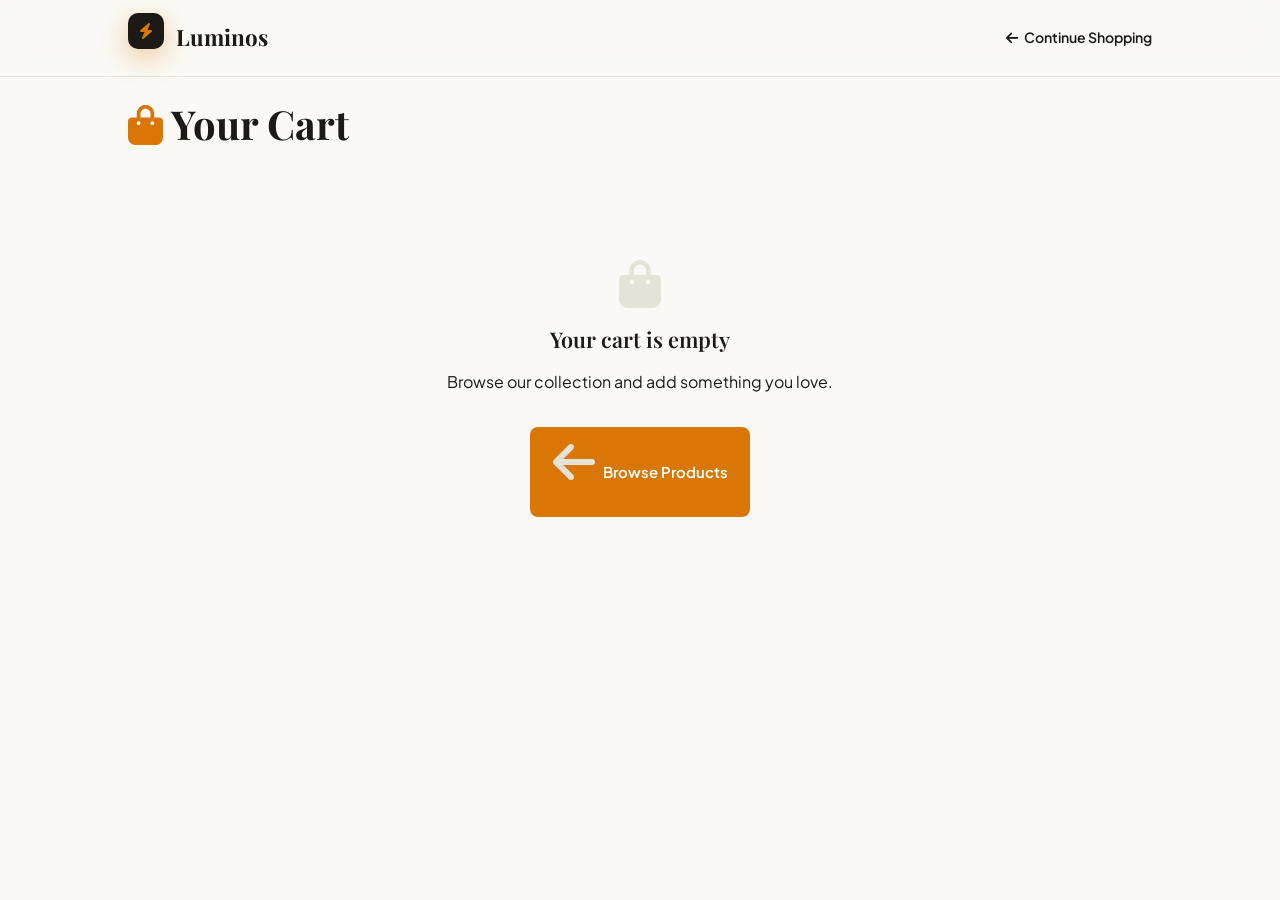
<file: src/cart.html>
<!DOCTYPE html>
<html lang="en">
<head>
  <meta charset="UTF-8">
  <meta name="viewport" content="width=device-width, initial-scale=1.0">
  <title>Luminos — Your Cart</title>
  <link rel="icon" type="image/png" href="assets/favicon.png">
  <link rel="preconnect" href="https://fonts.googleapis.com">
  <link rel="preconnect" href="https://fonts.gstatic.com" crossorigin>
  <link href="https://fonts.googleapis.com/css2?family=Plus+Jakarta+Sans:wght@400;500;600;700;800&family=Playfair+Display:wght@700;800&display=swap" rel="stylesheet">
  <link rel="stylesheet" href="https://cdnjs.cloudflare.com/ajax/libs/font-awesome/6.5.0/css/all.min.css">
  <link rel="stylesheet" href="css/auth.css">
  <link rel="stylesheet" href="css/shop.css">
  <script defer src="https://cdn.vercel-insights.com/v1/script.js"></script>
  <style>
    body { background: var(--bg); }
    nav {
      position: fixed; top: 0; width: 100%;
      padding: 0.8rem 10%;
      display: flex; justify-content: space-between; align-items: center;
      background: rgba(250,249,245,0.85);
      backdrop-filter: blur(12px);
      border-bottom: 1px solid var(--border);
      z-index: 1000;
    }
    .nav-brand {
      display: flex; align-items: center; gap: 0.75rem;
      font-family: var(--font-display); font-size: 1.4rem; font-weight: 700;
      text-decoration: none; color: var(--text);
    }
    .lum-brand-icon { background: var(--text) !important; width:36px; height:36px; border-radius:10px; display:flex; align-items:center; justify-content:center; }
    .lum-brand-icon i { color: var(--accent); font-size: 1rem; }
    .nav-right { display: flex; gap: 1rem; align-items: center; }
    .nav-back { font-size: 0.88rem; color: var(--text-muted); font-weight: 600; text-decoration: none; display: flex; align-items: center; gap: 0.4rem; }
    .nav-back:hover { color: var(--accent); }
  </style>
</head>
<body>

  <nav>
    <a href="../index.html" class="nav-brand">
      <div class="brand-icon lum-brand-icon"><i class="fa-solid fa-bolt"></i></div>
      Luminos
    </a>
    <div class="nav-right">
      <a href="../index.html#products" class="nav-back"><i class="fa-solid fa-arrow-left"></i> Continue Shopping</a>
    </div>
  </nav>

  <div class="cart-page">
    <h1><i class="fa-solid fa-bag-shopping" style="color:var(--accent);margin-right:0.5rem;"></i>Your Cart</h1>
    <div id="cart-content"></div>
  </div>

  <script src="js/auth-local.js"></script>
  <script>
    // Cart storage (standalone, no import)
    const CART_KEY = 'luminos_cart';
    function getItems() { return JSON.parse(localStorage.getItem(CART_KEY) || '[]'); }
    function saveItems(items) { localStorage.setItem(CART_KEY, JSON.stringify(items)); renderCart(); }
    function removeItem(id) { saveItems(getItems().filter(i => i.id !== id)); }
    function updateQty(id, qty) {
      const items = getItems();
      const item = items.find(i => i.id === id);
      if (!item) return;
      if (qty <= 0) { removeItem(id); return; }
      item.qty = qty;
      saveItems(items);
    }
    function getTotal() { return getItems().reduce((s, i) => s + i.price * i.qty, 0); }
    function getCount() { return getItems().reduce((s, i) => s + i.qty, 0); }

    function handleCheckout() {
      if (!Auth.isLoggedIn()) {
        sessionStorage.setItem('luminos_redirect_after_login', window.location.href);
        window.location.href = 'login.html';
        return;
      }
      // Demo: show success message
      alert('🎉 Order placed! (Demo — no real payment processed)\n\nThank you for shopping with Luminos!');
      localStorage.removeItem(CART_KEY);
      renderCart();
    }

    function renderCart() {
      const items = getItems();
      const container = document.getElementById('cart-content');
      if (items.length === 0) {
        container.innerHTML = `
          <div class="cart-empty">
            <i class="fa-solid fa-bag-shopping"></i>
            <h2>Your cart is empty</h2>
            <p>Browse our collection and add something you love.</p>
            <a href="../index.html#products" class="btn-primary" style="display:inline-flex;align-items:center;gap:0.5rem;text-decoration:none;">
              <i class="fa-solid fa-arrow-left"></i> Browse Products
            </a>
          </div>`;
        return;
      }

      const shipping = getTotal() >= 50 ? 0 : 5.99;
      const tax = getTotal() * 0.08;

      container.innerHTML = `
        <div class="cart-layout">
          <div class="cart-items-list">
            ${items.map(item => `
              <div class="cart-item">
                <div class="cart-item-emoji">${item.emoji}</div>
                <div class="cart-item-info">
                  <div class="cart-item-category">${item.category}</div>
                  <div class="cart-item-name">${item.name}</div>
                  <div class="cart-item-price">$${item.price.toFixed(2)} each</div>
                </div>
                <div class="cart-qty-ctrl">
                  <button class="cart-qty-btn" onclick="updateQty('${item.id}', ${item.qty - 1})">−</button>
                  <span class="cart-qty-val">${item.qty}</span>
                  <button class="cart-qty-btn" onclick="updateQty('${item.id}', ${item.qty + 1})">+</button>
                </div>
                <div style="font-weight:700;min-width:60px;text-align:right;">$${(item.price * item.qty).toFixed(2)}</div>
                <button class="cart-remove-btn" onclick="removeItem('${item.id}')" title="Remove">
                  <i class="fa-solid fa-trash"></i>
                </button>
              </div>
            `).join('')}
          </div>

          <div class="order-summary">
            <h2>Order Summary</h2>
            <div class="summary-row"><span>Subtotal (${getCount()} items)</span><span>$${getTotal().toFixed(2)}</span></div>
            <div class="summary-row"><span>Shipping</span><span>${shipping === 0 ? '<span style="color:#059669;font-weight:700;">Free</span>' : '$' + shipping.toFixed(2)}</span></div>
            <div class="summary-row"><span>Tax (8%)</span><span>$${tax.toFixed(2)}</span></div>
            <div class="summary-row total"><span>Total</span><span>$${(getTotal() + shipping + tax).toFixed(2)}</span></div>
            ${!Auth.isLoggedIn() ? `<p style="font-size:0.82rem;color:var(--text-muted);margin-top:1rem;text-align:center;"><a href="login.html" style="color:var(--accent);font-weight:600;">Sign in</a> to place your order.</p>` : ''}
            <button class="btn-checkout" onclick="handleCheckout()">
              <i class="fa-solid fa-credit-card"></i>
              ${Auth.isLoggedIn() ? 'Place Order' : 'Sign In to Checkout'}
            </button>
            ${shipping > 0 ? `<p style="font-size:0.78rem;color:var(--text-muted);text-align:center;margin-top:0.8rem;">Add $${(50 - getTotal()).toFixed(2)} more for free shipping!</p>` : ''}
          </div>
        </div>`;
    }

    renderCart();
  </script>
</body>
</html>
</file>
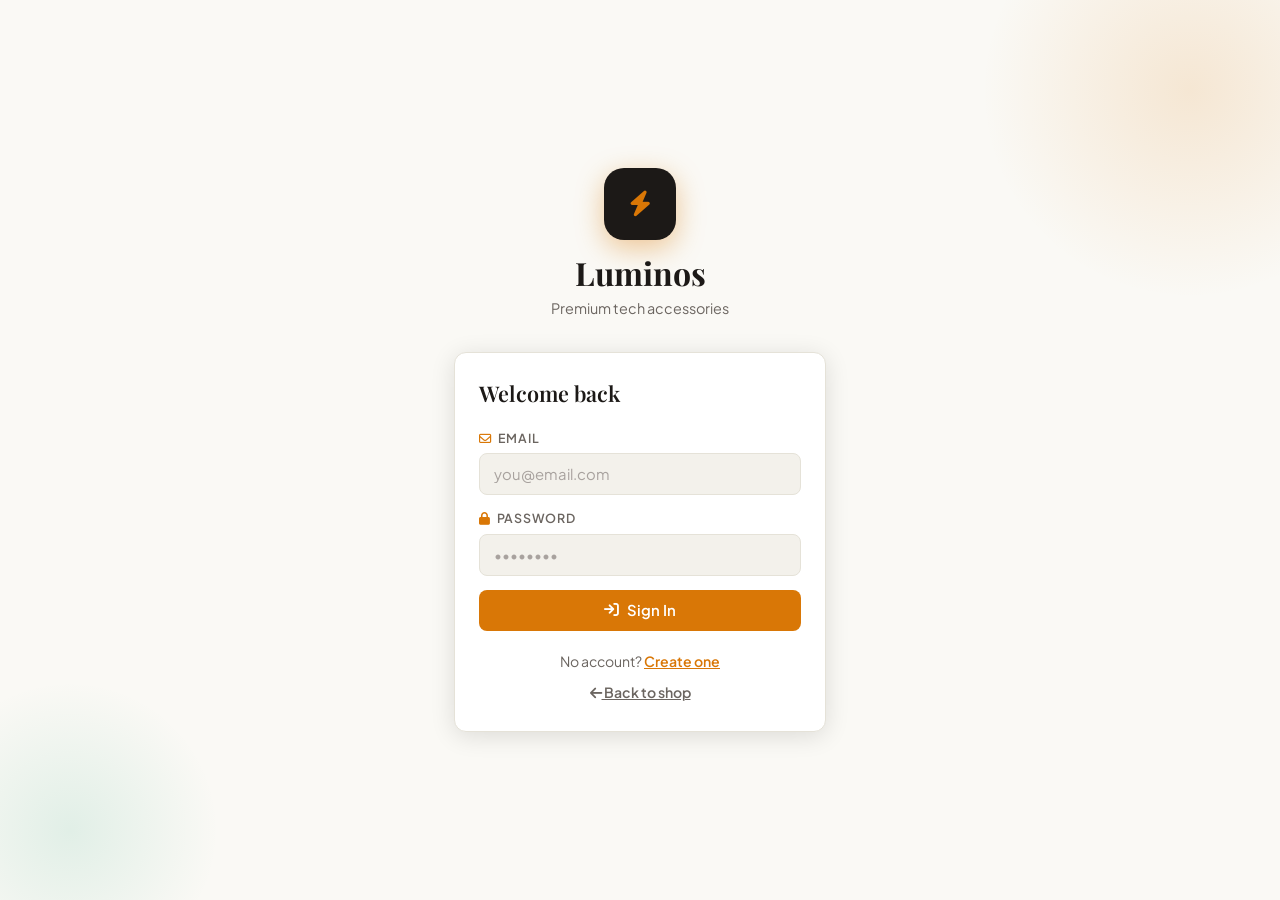
<file: src/login.html>
<!DOCTYPE html>
<html lang="en">
<head>
  <meta charset="UTF-8">
  <meta name="viewport" content="width=device-width, initial-scale=1.0">
  <title>Luminos — Sign In</title>
  <link rel="icon" type="image/png" href="assets/favicon.png">
  <link rel="preconnect" href="https://fonts.googleapis.com">
  <link rel="preconnect" href="https://fonts.gstatic.com" crossorigin>
  <link href="https://fonts.googleapis.com/css2?family=Plus+Jakarta+Sans:wght@300;400;500;600;700&family=Playfair+Display:wght@500;600;700&display=swap" rel="stylesheet">
  <link rel="stylesheet" href="https://cdnjs.cloudflare.com/ajax/libs/font-awesome/6.5.0/css/all.min.css">
  <link rel="stylesheet" href="css/auth.css">
  <script defer src="https://cdn.vercel-insights.com/v1/script.js"></script>
  <style>
    .auth-brand p { color: var(--text-2); }
    .lum-brand-icon { background: var(--text) !important; display:flex; align-items:center; justify-content:center; }
    .lum-brand-icon i { color: var(--accent); font-size: 1.6rem; }
  </style>
</head>
<body>
  <div class="auth-page">
    <div class="auth-blob auth-blob-1"></div>
    <div class="auth-blob auth-blob-2"></div>
    <div class="auth-wrap">

      <div class="auth-brand">
        <div class="brand-icon lum-brand-icon"><i class="fa-solid fa-bolt"></i></div>
        <h1>Luminos</h1>
        <p>Premium tech accessories</p>
      </div>

      <div class="auth-card" id="login-card">
        <h2>Welcome back</h2>
        <div class="form-group">
          <label for="login-email"><i class="fa-regular fa-envelope"></i> Email</label>
          <input type="email" id="login-email" placeholder="you@email.com" autocomplete="email">
        </div>
        <div class="form-group">
          <label for="login-password"><i class="fa-solid fa-lock"></i> Password</label>
          <input type="password" id="login-password" placeholder="••••••••" autocomplete="current-password">
        </div>
        <div id="login-error" class="error-msg hidden"></div>
        <button class="btn-primary full-width" onclick="handleLogin()">
          <i class="fa-solid fa-arrow-right-to-bracket"></i> Sign In
        </button>
        <p class="auth-switch">No account? <a href="signup.html">Create one</a></p>
        <p class="auth-switch" style="margin-top:0.5rem;"><a href="../index.html" style="color:var(--text-2);"><i class="fa-solid fa-arrow-left"></i> Back to shop</a></p>
      </div>

    </div>
  </div>

  <script src="js/auth-local.js"></script>
  <script>
    // Redirect if already logged in
    if (Auth.isLoggedIn()) {
      const redirect = sessionStorage.getItem('luminos_redirect_after_login');
      window.location.href = redirect || '../index.html';
    }

    function showError(id, msg) {
      const el = document.getElementById(id);
      el.textContent = msg; el.classList.remove('hidden');
    }
    function clearError(id) {
      const el = document.getElementById(id);
      el.textContent = ''; el.classList.add('hidden');
    }

    function handleLogin() {
      clearError('login-error');
      const email = document.getElementById('login-email').value.trim();
      const pw = document.getElementById('login-password').value;
      if (!email || !pw) { showError('login-error', 'Please fill in all fields.'); return; }
      const result = Auth.login(email, pw);
      if (result.error) { showError('login-error', result.error); return; }
      // Redirect back to intended page if set
      const redirect = sessionStorage.getItem('luminos_redirect_after_login');
      sessionStorage.removeItem('luminos_redirect_after_login');
      window.location.href = redirect || '../index.html';
    }

    document.addEventListener('keydown', e => {
      if (e.key === 'Enter') handleLogin();
    });
  </script>
</body>
</html>
</file>
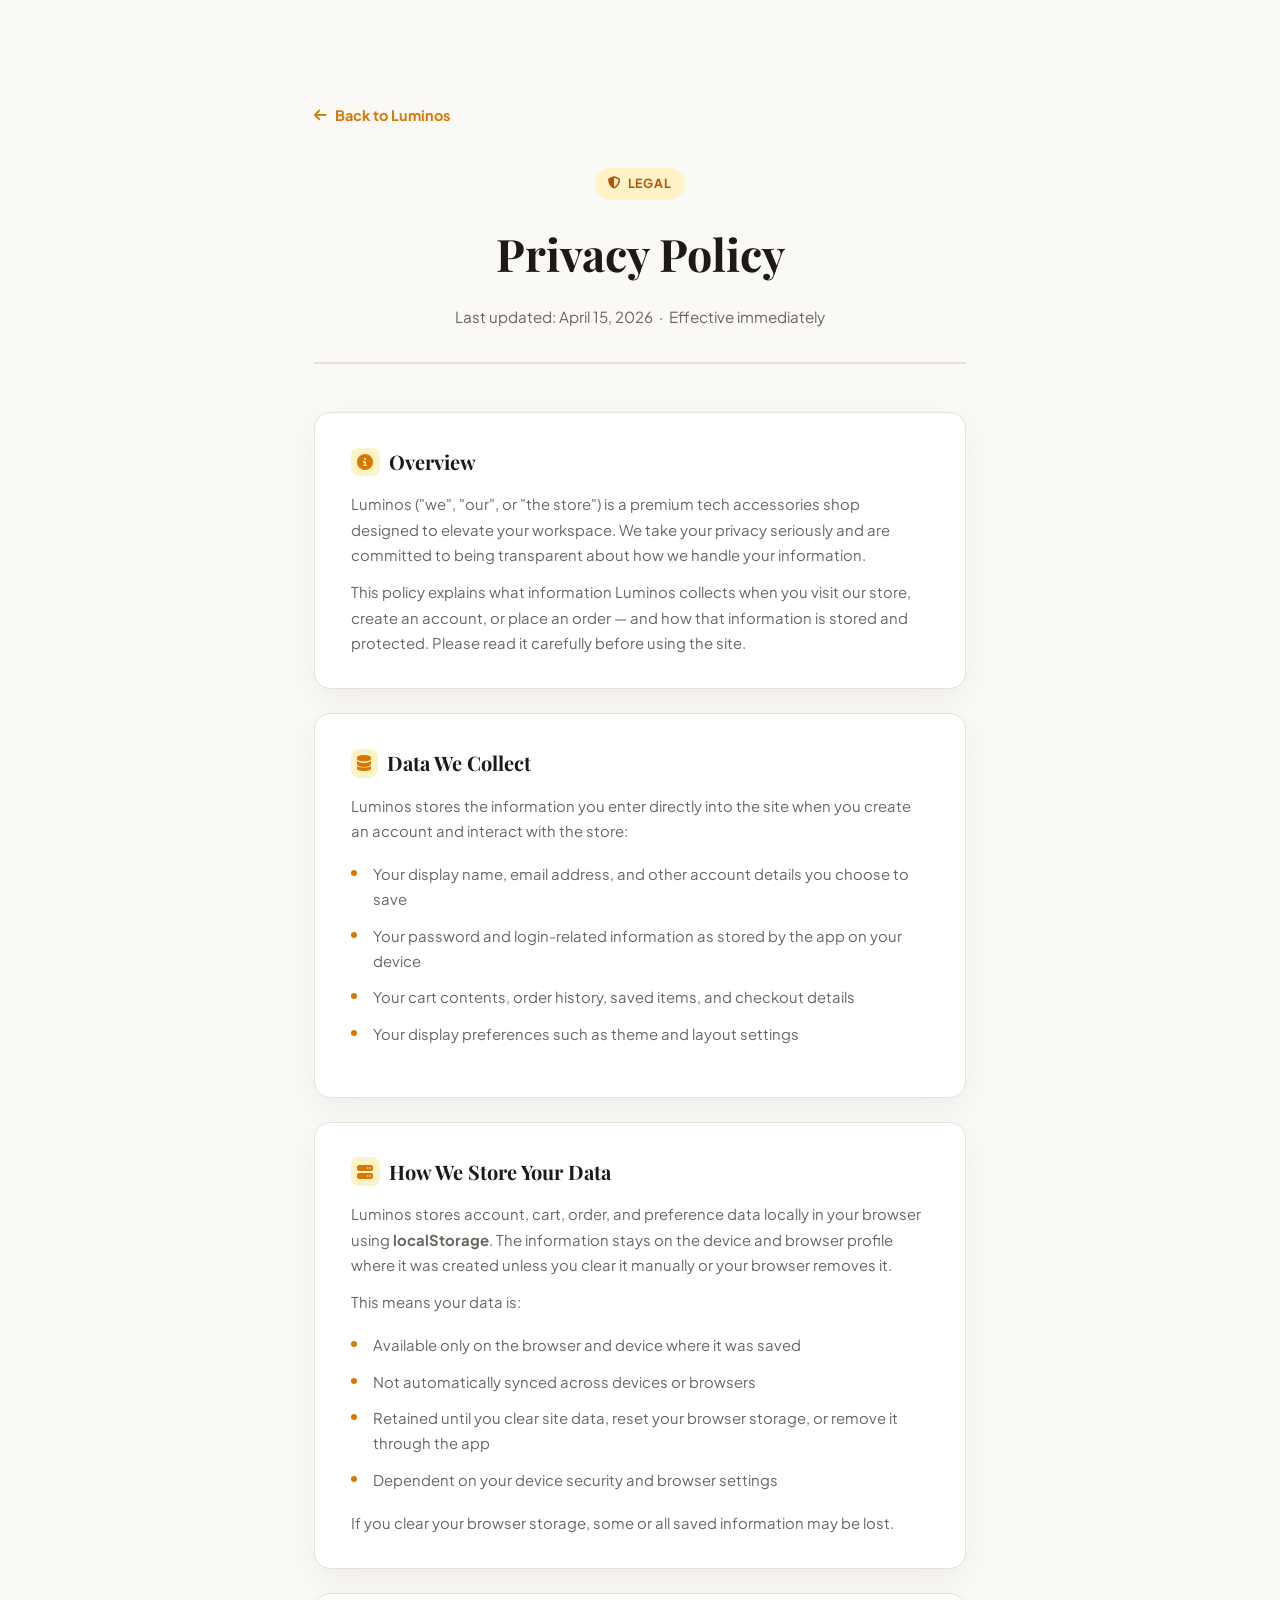
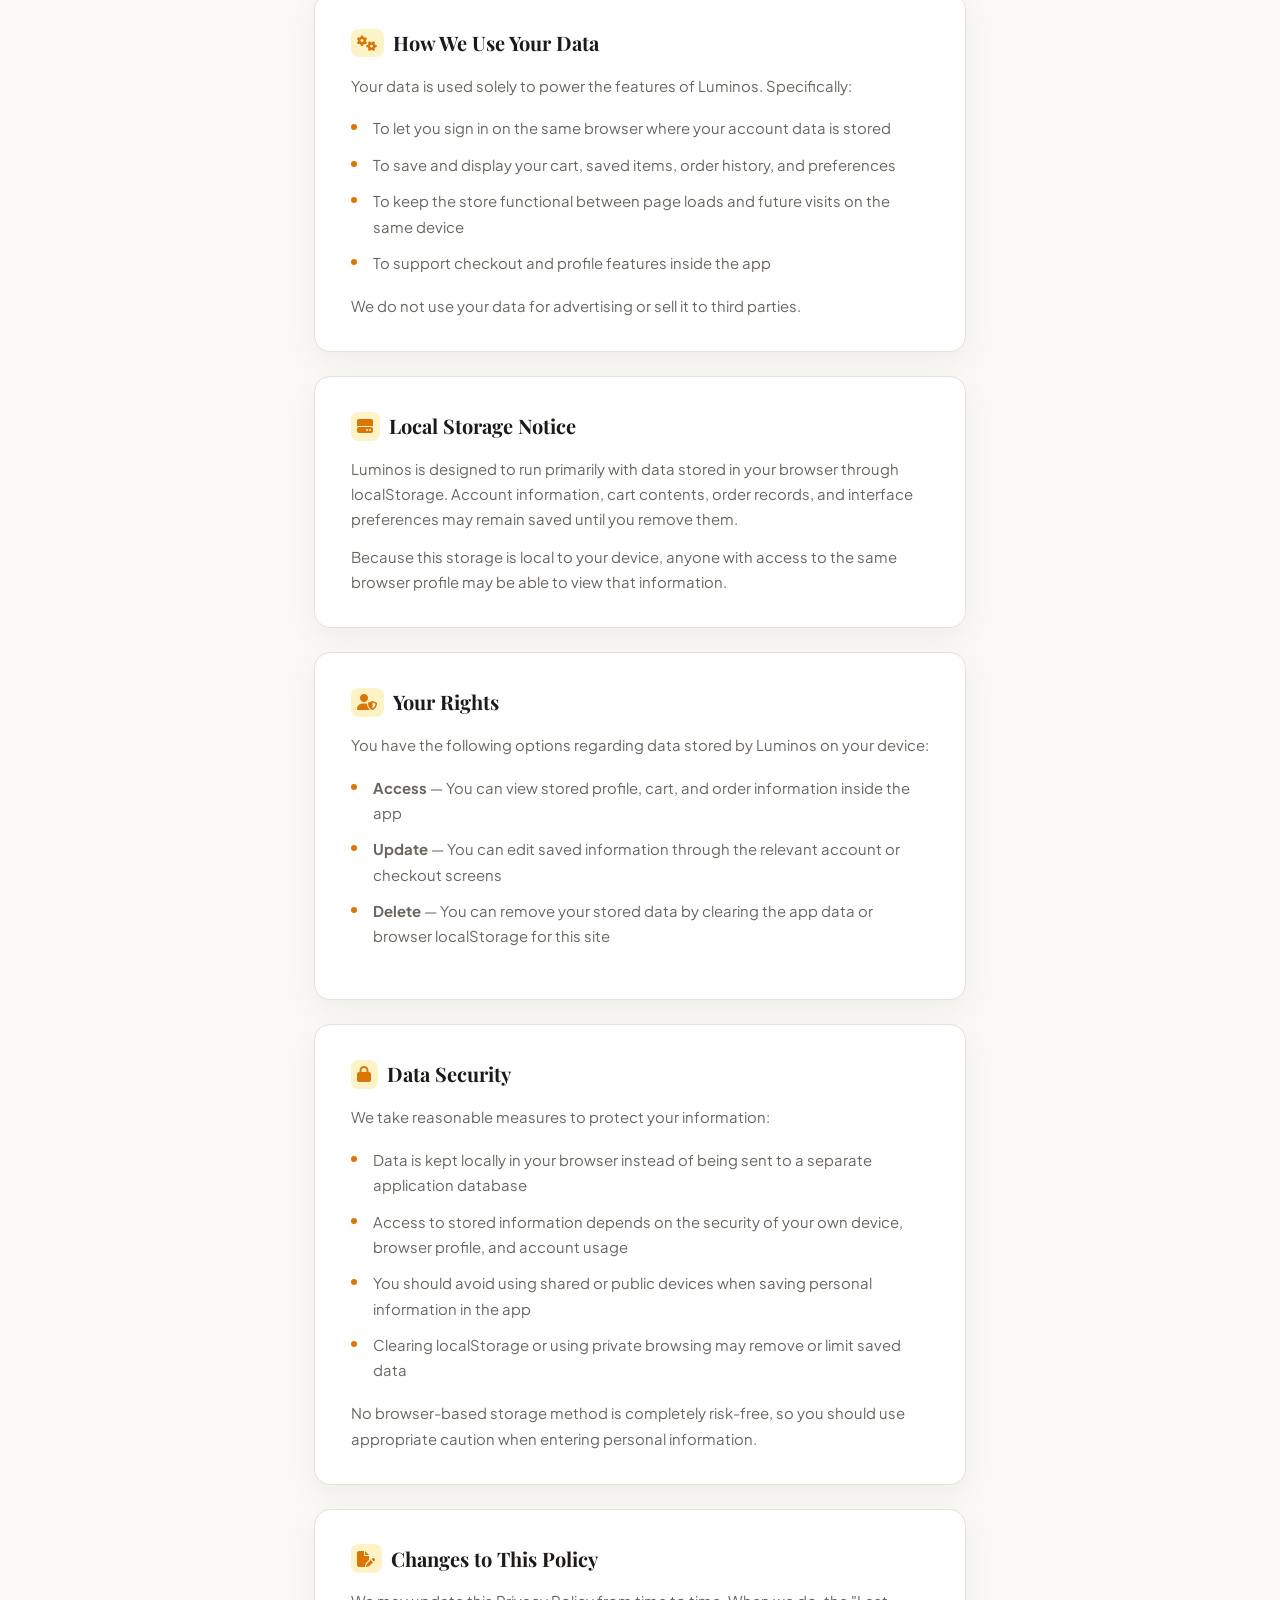
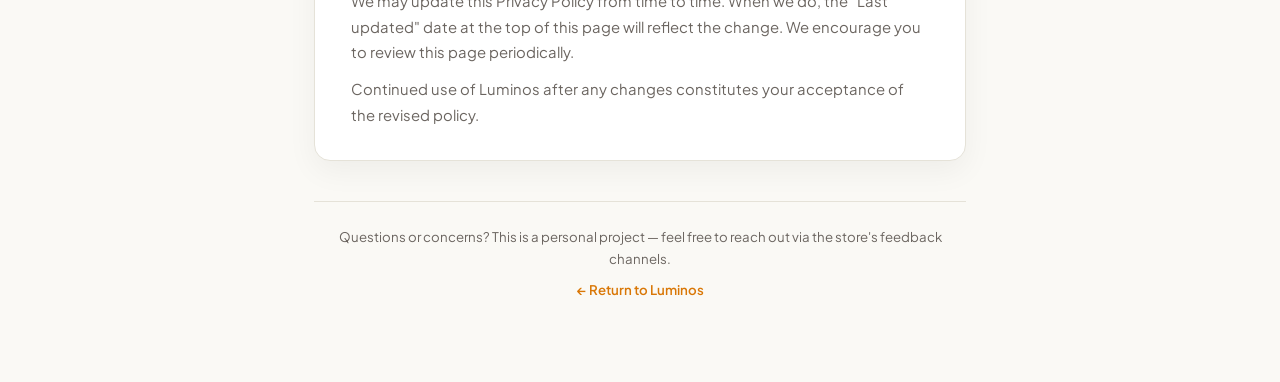
<file: src/privacypolicy.html>
<!DOCTYPE html>
<html lang="en">
<head>
  <meta charset="UTF-8" />
  <meta name="viewport" content="width=device-width, initial-scale=1.0" />
  <title>Privacy Policy — Luminos</title>
  <link rel="icon" type="image/png" href="assets/favicon.png" />
  <link rel="preconnect" href="https://fonts.googleapis.com" />
  <link rel="preconnect" href="https://fonts.gstatic.com" crossorigin />
  <link href="https://fonts.googleapis.com/css2?family=Plus+Jakarta+Sans:wght@400;500;600;700;800&family=Playfair+Display:wght@500;600;700&display=swap" rel="stylesheet" />
  <link rel="stylesheet" href="https://cdnjs.cloudflare.com/ajax/libs/font-awesome/6.5.0/css/all.min.css" />
  <script defer src="https://cdn.vercel-insights.com/v1/script.js"></script>
  <style>
    :root {
      --bg: #FAF9F5;
      --accent: #D97706;
      --accent-dk: #B45309;
      --accent-lt: #FEF3C7;
      --text: #1C1917;
      --text-muted: #6B6560;
      --border: #E5E2D8;
      --font-body: 'Plus Jakarta Sans', system-ui, sans-serif;
      --font-display: 'Playfair Display', Georgia, serif;
      --shadow: 0 10px 30px rgba(0,0,0,0.05);
      --transition: all 0.3s cubic-bezier(0.4, 0, 0.2, 1);
    }
    * { margin: 0; padding: 0; box-sizing: border-box; }
    body { font-family: var(--font-body); background-color: var(--bg); color: var(--text); line-height: 1.7; }
    .container { max-width: 780px; margin: 100px auto 80px; padding: 0 5%; }
    .back-btn { display: inline-flex; align-items: center; gap: 0.5rem; color: var(--accent); font-weight: 700; margin-bottom: 2.5rem; text-decoration: none; font-size: 0.9rem; transition: var(--transition); }
    .back-btn:hover { transform: translateX(-5px); }
    .page-header { text-align: center; margin-bottom: 3rem; padding-bottom: 2rem; border-bottom: 2px solid var(--border); }
    .page-header .badge { display: inline-flex; align-items: center; gap: 0.4rem; background: var(--accent-lt); color: var(--accent-dk); font-size: 0.78rem; font-weight: 700; padding: 0.35rem 0.85rem; border-radius: 999px; letter-spacing: 0.05rem; text-transform: uppercase; margin-bottom: 1rem; }
    .page-header h1 { font-family: var(--font-display); font-size: 2.8rem; color: var(--text); margin-bottom: 0.75rem; }
    .page-header p { color: var(--text-muted); font-size: 0.95rem; }
    .policy-section { background: #fff; border: 1px solid var(--border); border-radius: 16px; padding: 2rem 2.25rem; margin-bottom: 1.5rem; box-shadow: var(--shadow); animation: fadeInUp 0.6s ease backwards; }
    .policy-section h2 { font-family: var(--font-display); font-size: 1.25rem; color: var(--text); margin-bottom: 0.85rem; display: flex; align-items: center; gap: 0.6rem; }
    .policy-section h2 i { color: var(--accent); font-size: 1rem; background: var(--accent-lt); padding: 0.4rem; border-radius: 8px; }
    .policy-section p { color: var(--text-muted); font-size: 0.93rem; margin-bottom: 0.75rem; }
    .policy-section p:last-child { margin-bottom: 0; }
    .policy-section ul { list-style: none; padding: 0; margin: 0.5rem 0 0.75rem; }
    .policy-section ul li { color: var(--text-muted); font-size: 0.93rem; padding: 0.35rem 0; padding-left: 1.4rem; position: relative; }
    .policy-section ul li::before { content: ''; position: absolute; left: 0; top: 0.85rem; width: 6px; height: 6px; background: var(--accent); border-radius: 50%; }
    .policy-footer { text-align: center; margin-top: 2.5rem; padding-top: 1.5rem; border-top: 1px solid var(--border); color: var(--text-muted); font-size: 0.83rem; }
    .policy-footer a { color: var(--accent); font-weight: 600; text-decoration: none; }
    .policy-footer a:hover { text-decoration: underline; }
    @keyframes fadeInUp { from { opacity: 0; transform: translateY(16px); } to { opacity: 1; transform: translateY(0); } }
    .policy-section:nth-child(1) { animation-delay: 0.05s; }
    .policy-section:nth-child(2) { animation-delay: 0.10s; }
    .policy-section:nth-child(3) { animation-delay: 0.15s; }
    .policy-section:nth-child(4) { animation-delay: 0.20s; }
    .policy-section:nth-child(5) { animation-delay: 0.25s; }
    .policy-section:nth-child(6) { animation-delay: 0.30s; }
    .policy-section:nth-child(7) { animation-delay: 0.35s; }
    .policy-section:nth-child(8) { animation-delay: 0.40s; }
    @media (max-width: 600px) { .container { margin-top: 60px; } .page-header h1 { font-size: 2rem; } .policy-section { padding: 1.5rem 1.25rem; } }
  </style>
</head>
<body>

<div class="container">

  <a href="../index.html" class="back-btn">
    <i class="fa-solid fa-arrow-left"></i> Back to Luminos
  </a>

  <div class="page-header">
    <div class="badge"><i class="fa-solid fa-shield-halved"></i> Legal</div>
    <h1>Privacy Policy</h1>
    <p>Last updated: April 15, 2026 &nbsp;·&nbsp; Effective immediately</p>
  </div>

  <!-- 1. Overview -->
  <div class="policy-section">
    <h2><i class="fa-solid fa-circle-info"></i> Overview</h2>
    <p>Luminos ("we", "our", or "the store") is a premium tech accessories shop designed to elevate your workspace. We take your privacy seriously and are committed to being transparent about how we handle your information.</p>
    <p>This policy explains what information Luminos collects when you visit our store, create an account, or place an order — and how that information is stored and protected. Please read it carefully before using the site.</p>
  </div>

  <!-- 2. Data We Collect -->
  <div class="policy-section">
    <h2><i class="fa-solid fa-database"></i> Data We Collect</h2>
    <p>Luminos stores the information you enter directly into the site when you create an account and interact with the store:</p>
    <ul>
      <li>Your display name, email address, and other account details you choose to save</li>
      <li>Your password and login-related information as stored by the app on your device</li>
      <li>Your cart contents, order history, saved items, and checkout details</li>
      <li>Your display preferences such as theme and layout settings</li>
    </ul>
  </div>

  <!-- 3. How We Store Your Data -->
  <div class="policy-section">
    <h2><i class="fa-solid fa-server"></i> How We Store Your Data</h2>
    <p>Luminos stores account, cart, order, and preference data locally in your browser using <strong>localStorage</strong>. The information stays on the device and browser profile where it was created unless you clear it manually or your browser removes it.</p>
    <p>This means your data is:</p>
    <ul>
      <li>Available only on the browser and device where it was saved</li>
      <li>Not automatically synced across devices or browsers</li>
      <li>Retained until you clear site data, reset your browser storage, or remove it through the app</li>
      <li>Dependent on your device security and browser settings</li>
    </ul>
    <p>If you clear your browser storage, some or all saved information may be lost.</p>
  </div>

  <!-- 4. How We Use Your Data -->
  <div class="policy-section">
    <h2><i class="fa-solid fa-gears"></i> How We Use Your Data</h2>
    <p>Your data is used solely to power the features of Luminos. Specifically:</p>
    <ul>
      <li>To let you sign in on the same browser where your account data is stored</li>
      <li>To save and display your cart, saved items, order history, and preferences</li>
      <li>To keep the store functional between page loads and future visits on the same device</li>
      <li>To support checkout and profile features inside the app</li>
    </ul>
    <p>We do not use your data for advertising or sell it to third parties.</p>
  </div>

  <!-- 5. Local Storage Notice -->
  <div class="policy-section">
    <h2><i class="fa-solid fa-hard-drive"></i> Local Storage Notice</h2>
    <p>Luminos is designed to run primarily with data stored in your browser through localStorage. Account information, cart contents, order records, and interface preferences may remain saved until you remove them.</p>
    <p>Because this storage is local to your device, anyone with access to the same browser profile may be able to view that information.</p>
  </div>

  <!-- 6. Your Rights -->
  <div class="policy-section">
    <h2><i class="fa-solid fa-user-shield"></i> Your Rights</h2>
    <p>You have the following options regarding data stored by Luminos on your device:</p>
    <ul>
      <li><strong>Access</strong> — You can view stored profile, cart, and order information inside the app</li>
      <li><strong>Update</strong> — You can edit saved information through the relevant account or checkout screens</li>
      <li><strong>Delete</strong> — You can remove your stored data by clearing the app data or browser localStorage for this site</li>
    </ul>
  </div>

  <!-- 7. Data Security -->
  <div class="policy-section">
    <h2><i class="fa-solid fa-lock"></i> Data Security</h2>
    <p>We take reasonable measures to protect your information:</p>
    <ul>
      <li>Data is kept locally in your browser instead of being sent to a separate application database</li>
      <li>Access to stored information depends on the security of your own device, browser profile, and account usage</li>
      <li>You should avoid using shared or public devices when saving personal information in the app</li>
      <li>Clearing localStorage or using private browsing may remove or limit saved data</li>
    </ul>
    <p>No browser-based storage method is completely risk-free, so you should use appropriate caution when entering personal information.</p>
  </div>

  <!-- 8. Changes to This Policy -->
  <div class="policy-section">
    <h2><i class="fa-solid fa-file-pen"></i> Changes to This Policy</h2>
    <p>We may update this Privacy Policy from time to time. When we do, the "Last updated" date at the top of this page will reflect the change. We encourage you to review this page periodically.</p>
    <p>Continued use of Luminos after any changes constitutes your acceptance of the revised policy.</p>
  </div>

  <div class="policy-footer">
    <p>Questions or concerns? This is a personal project — feel free to reach out via the store's feedback channels.</p>
    <p style="margin-top:.5rem;"><a href="../index.html">← Return to Luminos</a></p>
  </div>

</div>

</body>
</html>
</file>
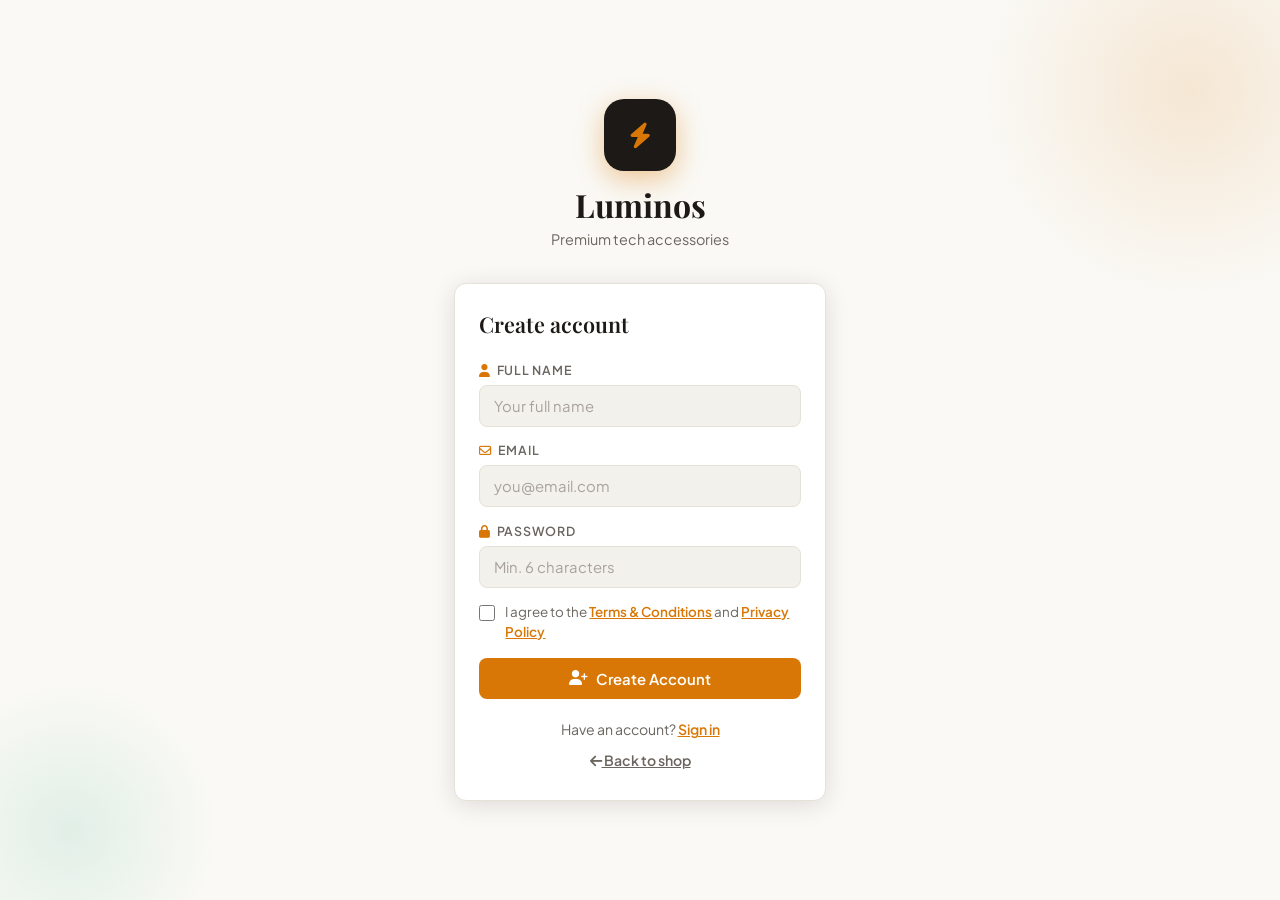
<file: src/signup.html>
<!DOCTYPE html>
<html lang="en">
<head>
  <meta charset="UTF-8">
  <meta name="viewport" content="width=device-width, initial-scale=1.0">
  <title>Luminos — Create Account</title>
  <link rel="icon" type="image/png" href="assets/favicon.png">
  <link rel="preconnect" href="https://fonts.googleapis.com">
  <link rel="preconnect" href="https://fonts.gstatic.com" crossorigin>
  <link href="https://fonts.googleapis.com/css2?family=Plus+Jakarta+Sans:wght@300;400;500;600;700&family=Playfair+Display:wght@500;600;700&display=swap" rel="stylesheet">
  <link rel="stylesheet" href="https://cdnjs.cloudflare.com/ajax/libs/font-awesome/6.5.0/css/all.min.css">
  <link rel="stylesheet" href="css/auth.css">
  <script defer src="https://cdn.vercel-insights.com/v1/script.js"></script>
  <style>
    .lum-brand-icon { background: var(--text) !important; display:flex; align-items:center; justify-content:center; }
    .lum-brand-icon i { color: var(--accent); font-size: 1.6rem; }
  </style>
</head>
<body>
  <div class="auth-page">
    <div class="auth-blob auth-blob-1"></div>
    <div class="auth-blob auth-blob-2"></div>
    <div class="auth-wrap">

      <div class="auth-brand">
        <div class="brand-icon lum-brand-icon"><i class="fa-solid fa-bolt"></i></div>
        <h1>Luminos</h1>
        <p>Premium tech accessories</p>
      </div>

      <!-- Sign up form -->
      <div class="auth-card" id="signup-form-card">
        <h2>Create account</h2>
        <div class="form-group">
          <label for="signup-name"><i class="fa-solid fa-user"></i> Full Name</label>
          <input type="text" id="signup-name" placeholder="Your full name" autocomplete="name">
        </div>
        <div class="form-group">
          <label for="signup-email"><i class="fa-regular fa-envelope"></i> Email</label>
          <input type="email" id="signup-email" placeholder="you@email.com" autocomplete="email">
        </div>
        <div class="form-group">
          <label for="signup-password"><i class="fa-solid fa-lock"></i> Password</label>
          <input type="password" id="signup-password" placeholder="Min. 6 characters" autocomplete="new-password">
        </div>
        <div id="signup-error" class="error-msg hidden"></div>

        <label class="auth-agree">
          <input type="checkbox" id="agree-checkbox">
          <span>I agree to the <a href="terms.html" target="_blank">Terms &amp; Conditions</a> and <a href="privacypolicy.html" target="_blank">Privacy Policy</a></span>
        </label>

        <button class="btn-primary full-width" onclick="handleSignup()">
          <i class="fa-solid fa-user-plus"></i> Create Account
        </button>
        <p class="auth-switch">Have an account? <a href="login.html">Sign in</a></p>
        <p class="auth-switch" style="margin-top:0.5rem;"><a href="../index.html" style="color:var(--text-2);"><i class="fa-solid fa-arrow-left"></i> Back to shop</a></p>
      </div>

      <!-- Success card -->
      <div class="auth-card hidden" id="signup-success-card">
        <div style="text-align:center;padding:1rem 0;">
          <i class="fa-solid fa-circle-check" style="font-size:3rem;color:var(--accent);margin-bottom:1rem;display:block;"></i>
          <h2>Welcome to Luminos!</h2>
          <p style="color:var(--text-2);margin:1rem 0;">Your account has been created. You're signed in and ready to shop.</p>
          <a href="../index.html" class="btn-primary full-width">
            <i class="fa-solid fa-bag-shopping"></i> Start Shopping
          </a>
        </div>
      </div>

    </div>
  </div>

  <script src="js/auth-local.js"></script>
  <script>
    if (Auth.isLoggedIn()) window.location.href = '../index.html';

    function showError(id, msg) {
      const el = document.getElementById(id);
      el.textContent = msg; el.classList.remove('hidden');
    }
    function clearError(id) {
      const el = document.getElementById(id);
      el.textContent = ''; el.classList.add('hidden');
    }

    function handleSignup() {
      clearError('signup-error');
      const name = document.getElementById('signup-name').value.trim();
      const email = document.getElementById('signup-email').value.trim();
      const pw = document.getElementById('signup-password').value;
      const agreed = document.getElementById('agree-checkbox').checked;

      if (!name || !email || !pw) { showError('signup-error', 'Please fill in all fields.'); return; }
      if (!agreed) { showError('signup-error', 'Please agree to the Terms & Conditions.'); return; }

      const result = Auth.signup(name, email, pw);
      if (result.error) { showError('signup-error', result.error); return; }

      document.getElementById('signup-form-card').classList.add('hidden');
      document.getElementById('signup-success-card').classList.remove('hidden');
    }

    document.addEventListener('keydown', e => {
      if (e.key === 'Enter') handleSignup();
    });
  </script>
</body>
</html>
</file>
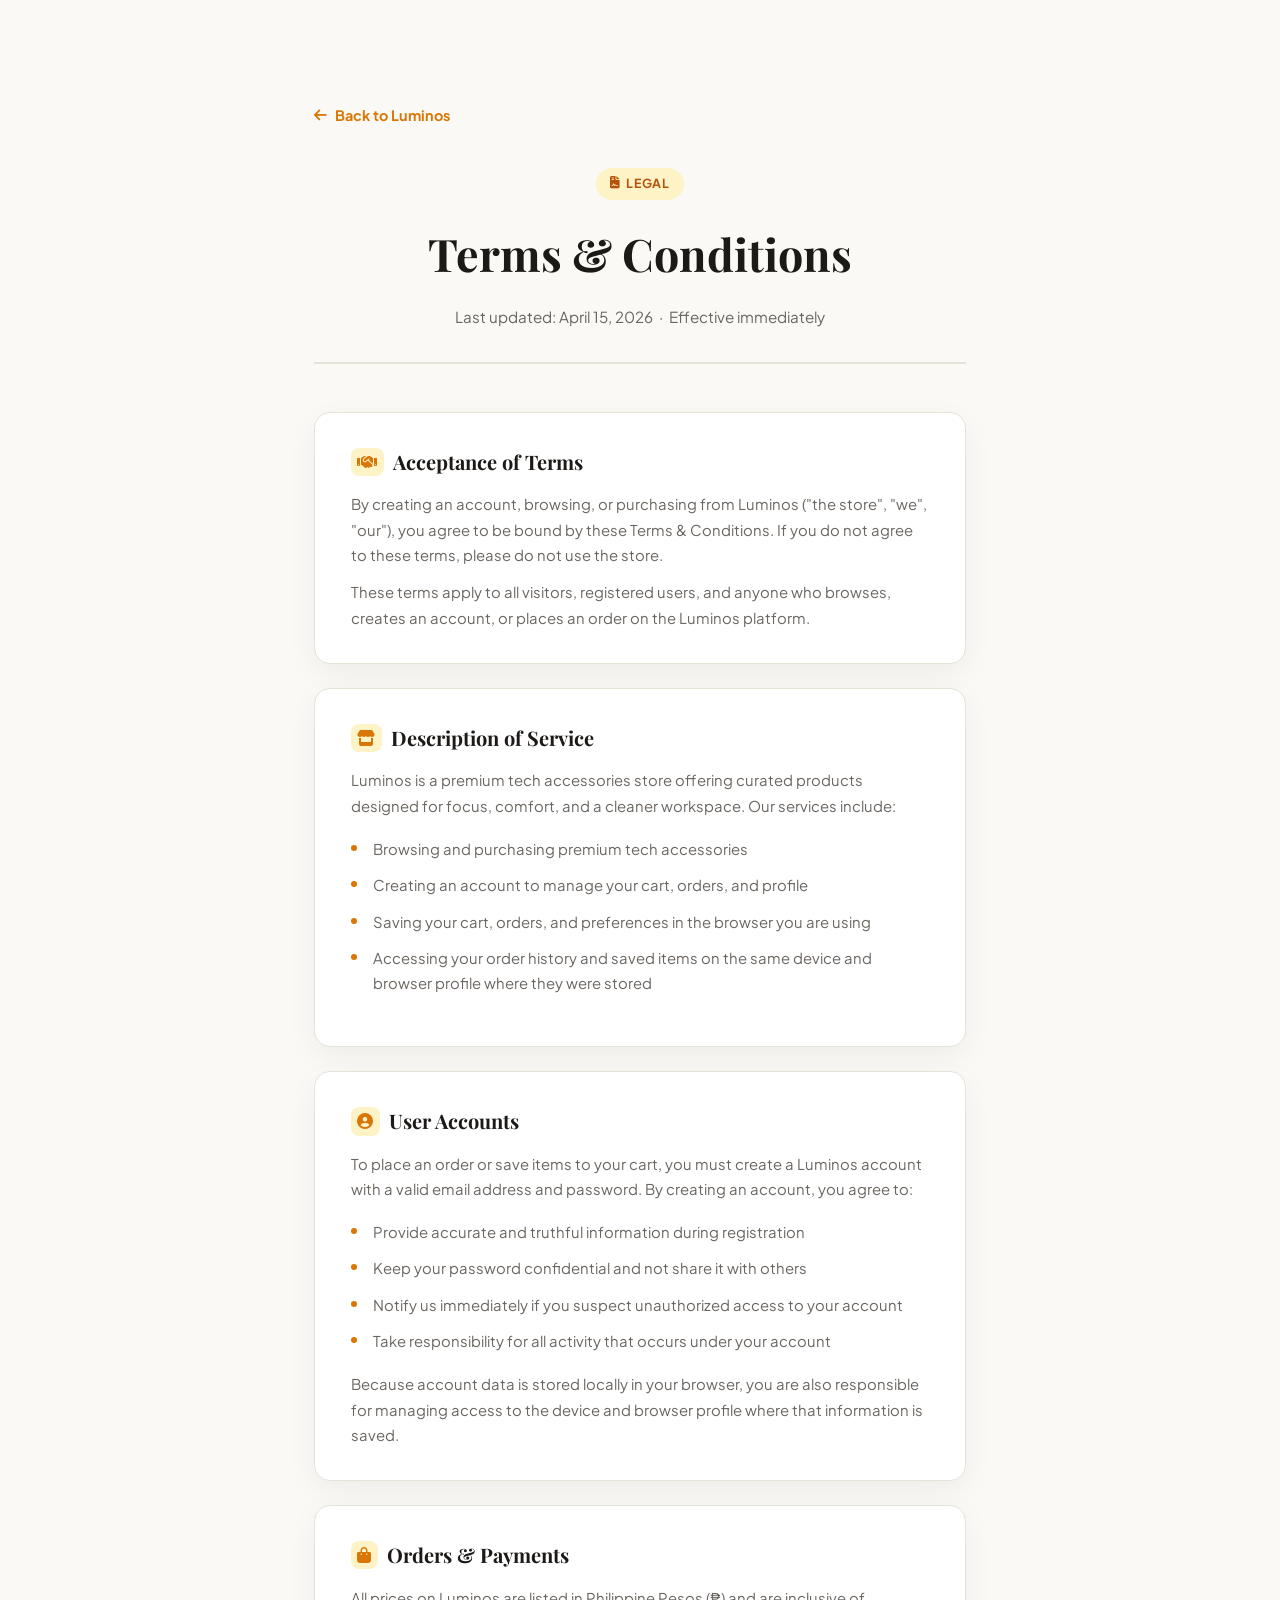
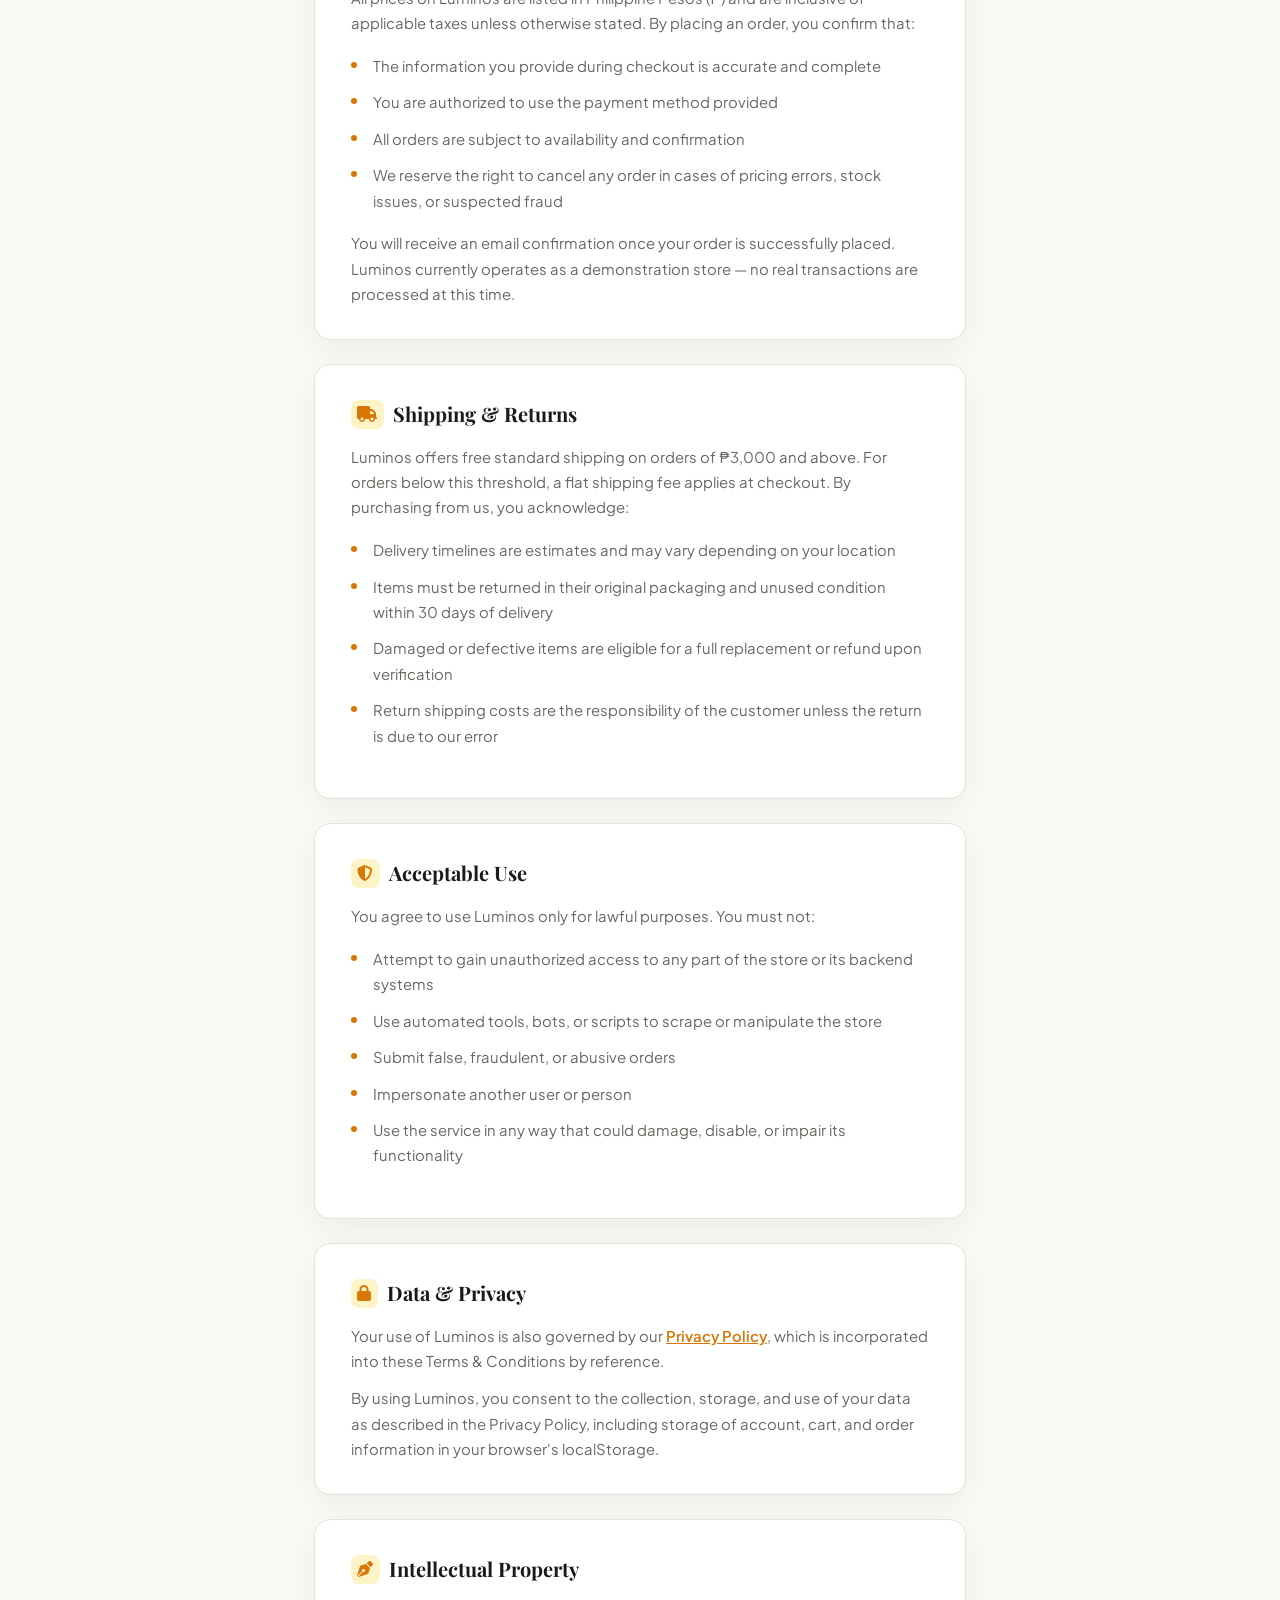
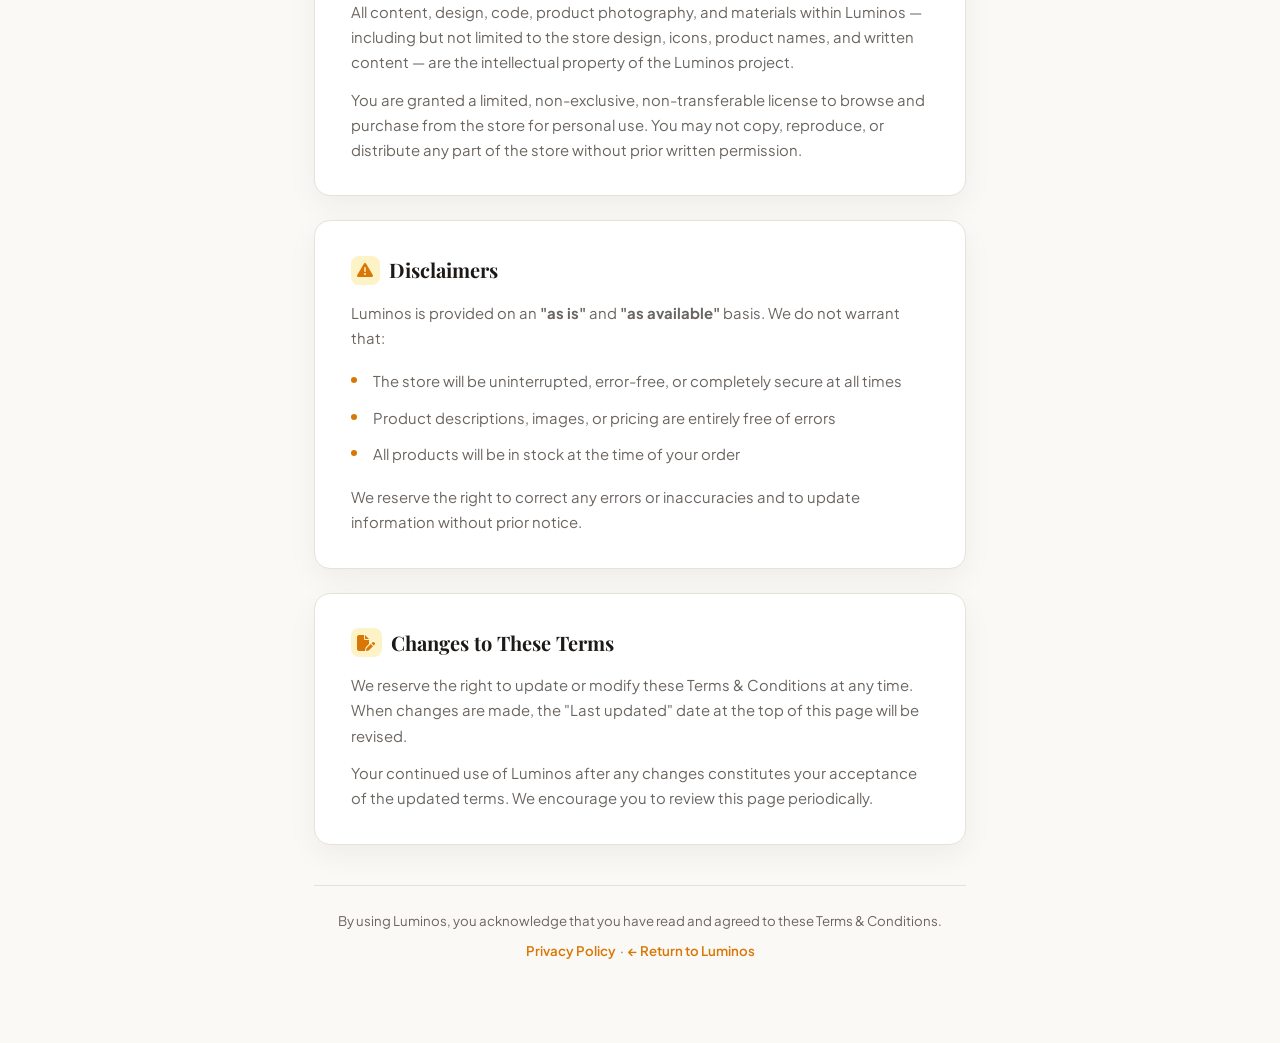
<file: src/terms.html>
<!DOCTYPE html>
<html lang="en">
<head>
  <meta charset="UTF-8" />
  <meta name="viewport" content="width=device-width, initial-scale=1.0" />
  <title>Terms &amp; Conditions — Luminos</title>
  <link rel="icon" type="image/png" href="assets/favicon.png" />
  <link rel="preconnect" href="https://fonts.googleapis.com" />
  <link rel="preconnect" href="https://fonts.gstatic.com" crossorigin />
  <link href="https://fonts.googleapis.com/css2?family=Plus+Jakarta+Sans:wght@400;500;600;700;800&family=Playfair+Display:wght@500;600;700&display=swap" rel="stylesheet" />
  <link rel="stylesheet" href="https://cdnjs.cloudflare.com/ajax/libs/font-awesome/6.5.0/css/all.min.css" />
  <script defer src="https://cdn.vercel-insights.com/v1/script.js"></script>
  <style>
    :root {
      --bg: #FAF9F5;
      --accent: #D97706;
      --accent-dk: #B45309;
      --accent-lt: #FEF3C7;
      --text: #1C1917;
      --text-muted: #6B6560;
      --border: #E5E2D8;
      --font-body: 'Plus Jakarta Sans', system-ui, sans-serif;
      --font-display: 'Playfair Display', Georgia, serif;
      --shadow: 0 10px 30px rgba(0,0,0,0.05);
      --transition: all 0.3s cubic-bezier(0.4, 0, 0.2, 1);
    }
    * { margin: 0; padding: 0; box-sizing: border-box; }
    body { font-family: var(--font-body); background-color: var(--bg); color: var(--text); line-height: 1.7; }
    .container { max-width: 780px; margin: 100px auto 80px; padding: 0 5%; }
    .back-btn { display: inline-flex; align-items: center; gap: 0.5rem; color: var(--accent); font-weight: 700; margin-bottom: 2.5rem; text-decoration: none; font-size: 0.9rem; transition: var(--transition); }
    .back-btn:hover { transform: translateX(-5px); }
    .page-header { text-align: center; margin-bottom: 3rem; padding-bottom: 2rem; border-bottom: 2px solid var(--border); }
    .page-header .badge { display: inline-flex; align-items: center; gap: 0.4rem; background: var(--accent-lt); color: var(--accent-dk); font-size: 0.78rem; font-weight: 700; padding: 0.35rem 0.85rem; border-radius: 999px; letter-spacing: 0.05rem; text-transform: uppercase; margin-bottom: 1rem; }
    .page-header h1 { font-family: var(--font-display); font-size: 2.8rem; color: var(--text); margin-bottom: 0.75rem; }
    .page-header p { color: var(--text-muted); font-size: 0.95rem; }
    .policy-section { background: #fff; border: 1px solid var(--border); border-radius: 16px; padding: 2rem 2.25rem; margin-bottom: 1.5rem; box-shadow: var(--shadow); animation: fadeInUp 0.6s ease backwards; }
    .policy-section h2 { font-family: var(--font-display); font-size: 1.25rem; color: var(--text); margin-bottom: 0.85rem; display: flex; align-items: center; gap: 0.6rem; }
    .policy-section h2 i { color: var(--accent); font-size: 1rem; background: var(--accent-lt); padding: 0.4rem; border-radius: 8px; }
    .policy-section p { color: var(--text-muted); font-size: 0.93rem; margin-bottom: 0.75rem; }
    .policy-section p:last-child { margin-bottom: 0; }
    .policy-section ul { list-style: none; padding: 0; margin: 0.5rem 0 0.75rem; }
    .policy-section ul li { color: var(--text-muted); font-size: 0.93rem; padding: 0.35rem 0; padding-left: 1.4rem; position: relative; }
    .policy-section ul li::before { content: ''; position: absolute; left: 0; top: 0.85rem; width: 6px; height: 6px; background: var(--accent); border-radius: 50%; }
    .policy-footer { text-align: center; margin-top: 2.5rem; padding-top: 1.5rem; border-top: 1px solid var(--border); color: var(--text-muted); font-size: 0.83rem; }
    .policy-footer a { color: var(--accent); font-weight: 600; text-decoration: none; }
    .policy-footer a:hover { text-decoration: underline; }
    @keyframes fadeInUp { from { opacity: 0; transform: translateY(16px); } to { opacity: 1; transform: translateY(0); } }
    .policy-section:nth-child(1)  { animation-delay: 0.05s; }
    .policy-section:nth-child(2)  { animation-delay: 0.10s; }
    .policy-section:nth-child(3)  { animation-delay: 0.15s; }
    .policy-section:nth-child(4)  { animation-delay: 0.20s; }
    .policy-section:nth-child(5)  { animation-delay: 0.25s; }
    .policy-section:nth-child(6)  { animation-delay: 0.30s; }
    .policy-section:nth-child(7)  { animation-delay: 0.35s; }
    .policy-section:nth-child(8)  { animation-delay: 0.40s; }
    .policy-section:nth-child(9)  { animation-delay: 0.45s; }
    .policy-section:nth-child(10) { animation-delay: 0.50s; }
    @media (max-width: 600px) { .container { margin-top: 60px; } .page-header h1 { font-size: 2rem; } .policy-section { padding: 1.5rem 1.25rem; } }
  </style>
</head>
<body>

<div class="container">

  <a href="../index.html" class="back-btn">
    <i class="fa-solid fa-arrow-left"></i> Back to Luminos
  </a>

  <div class="page-header">
    <div class="badge"><i class="fa-solid fa-file-contract"></i> Legal</div>
    <h1>Terms &amp; Conditions</h1>
    <p>Last updated: April 15, 2026 &nbsp;·&nbsp; Effective immediately</p>
  </div>

  <!-- 1. Acceptance -->
  <div class="policy-section">
    <h2><i class="fa-solid fa-handshake"></i> Acceptance of Terms</h2>
    <p>By creating an account, browsing, or purchasing from Luminos ("the store", "we", "our"), you agree to be bound by these Terms &amp; Conditions. If you do not agree to these terms, please do not use the store.</p>
    <p>These terms apply to all visitors, registered users, and anyone who browses, creates an account, or places an order on the Luminos platform.</p>
  </div>

  <!-- 2. Description of Service -->
  <div class="policy-section">
    <h2><i class="fa-solid fa-store"></i> Description of Service</h2>
    <p>Luminos is a premium tech accessories store offering curated products designed for focus, comfort, and a cleaner workspace. Our services include:</p>
    <ul>
      <li>Browsing and purchasing premium tech accessories</li>
      <li>Creating an account to manage your cart, orders, and profile</li>
      <li>Saving your cart, orders, and preferences in the browser you are using</li>
      <li>Accessing your order history and saved items on the same device and browser profile where they were stored</li>
    </ul>
  </div>

  <!-- 3. User Accounts -->
  <div class="policy-section">
    <h2><i class="fa-solid fa-user-circle"></i> User Accounts</h2>
    <p>To place an order or save items to your cart, you must create a Luminos account with a valid email address and password. By creating an account, you agree to:</p>
    <ul>
      <li>Provide accurate and truthful information during registration</li>
      <li>Keep your password confidential and not share it with others</li>
      <li>Notify us immediately if you suspect unauthorized access to your account</li>
      <li>Take responsibility for all activity that occurs under your account</li>
    </ul>
    <p>Because account data is stored locally in your browser, you are also responsible for managing access to the device and browser profile where that information is saved.</p>
  </div>

  <!-- 4. Orders & Payments -->
  <div class="policy-section">
    <h2><i class="fa-solid fa-bag-shopping"></i> Orders &amp; Payments</h2>
    <p>All prices on Luminos are listed in Philippine Pesos (₱) and are inclusive of applicable taxes unless otherwise stated. By placing an order, you confirm that:</p>
    <ul>
      <li>The information you provide during checkout is accurate and complete</li>
      <li>You are authorized to use the payment method provided</li>
      <li>All orders are subject to availability and confirmation</li>
      <li>We reserve the right to cancel any order in cases of pricing errors, stock issues, or suspected fraud</li>
    </ul>
    <p>You will receive an email confirmation once your order is successfully placed. Luminos currently operates as a demonstration store — no real transactions are processed at this time.</p>
  </div>

  <!-- 5. Shipping & Returns -->
  <div class="policy-section">
    <h2><i class="fa-solid fa-truck"></i> Shipping &amp; Returns</h2>
    <p>Luminos offers free standard shipping on orders of ₱3,000 and above. For orders below this threshold, a flat shipping fee applies at checkout. By purchasing from us, you acknowledge:</p>
    <ul>
      <li>Delivery timelines are estimates and may vary depending on your location</li>
      <li>Items must be returned in their original packaging and unused condition within 30 days of delivery</li>
      <li>Damaged or defective items are eligible for a full replacement or refund upon verification</li>
      <li>Return shipping costs are the responsibility of the customer unless the return is due to our error</li>
    </ul>
  </div>

  <!-- 6. Acceptable Use -->
  <div class="policy-section">
    <h2><i class="fa-solid fa-shield-halved"></i> Acceptable Use</h2>
    <p>You agree to use Luminos only for lawful purposes. You must not:</p>
    <ul>
      <li>Attempt to gain unauthorized access to any part of the store or its backend systems</li>
      <li>Use automated tools, bots, or scripts to scrape or manipulate the store</li>
      <li>Submit false, fraudulent, or abusive orders</li>
      <li>Impersonate another user or person</li>
      <li>Use the service in any way that could damage, disable, or impair its functionality</li>
    </ul>
  </div>

  <!-- 7. Data & Privacy -->
  <div class="policy-section">
    <h2><i class="fa-solid fa-lock"></i> Data &amp; Privacy</h2>
    <p>Your use of Luminos is also governed by our <a href="privacypolicy.html" style="color:var(--accent);font-weight:600;">Privacy Policy</a>, which is incorporated into these Terms &amp; Conditions by reference.</p>
    <p>By using Luminos, you consent to the collection, storage, and use of your data as described in the Privacy Policy, including storage of account, cart, and order information in your browser's localStorage.</p>
  </div>

  <!-- 8. Intellectual Property -->
  <div class="policy-section">
    <h2><i class="fa-solid fa-pen-nib"></i> Intellectual Property</h2>
    <p>All content, design, code, product photography, and materials within Luminos — including but not limited to the store design, icons, product names, and written content — are the intellectual property of the Luminos project.</p>
    <p>You are granted a limited, non-exclusive, non-transferable license to browse and purchase from the store for personal use. You may not copy, reproduce, or distribute any part of the store without prior written permission.</p>
  </div>

  <!-- 9. Disclaimers -->
  <div class="policy-section">
    <h2><i class="fa-solid fa-triangle-exclamation"></i> Disclaimers</h2>
    <p>Luminos is provided on an <strong>"as is"</strong> and <strong>"as available"</strong> basis. We do not warrant that:</p>
    <ul>
      <li>The store will be uninterrupted, error-free, or completely secure at all times</li>
      <li>Product descriptions, images, or pricing are entirely free of errors</li>
      <li>All products will be in stock at the time of your order</li>
    </ul>
    <p>We reserve the right to correct any errors or inaccuracies and to update information without prior notice.</p>
  </div>

  <!-- 10. Changes to Terms -->
  <div class="policy-section">
    <h2><i class="fa-solid fa-file-pen"></i> Changes to These Terms</h2>
    <p>We reserve the right to update or modify these Terms &amp; Conditions at any time. When changes are made, the "Last updated" date at the top of this page will be revised.</p>
    <p>Your continued use of Luminos after any changes constitutes your acceptance of the updated terms. We encourage you to review this page periodically.</p>
  </div>

  <div class="policy-footer">
    <p>By using Luminos, you acknowledge that you have read and agreed to these Terms &amp; Conditions.</p>
    <p style="margin-top:.5rem;">
      <a href="privacypolicy.html">Privacy Policy</a>
      &nbsp;·&nbsp;
      <a href="../index.html">← Return to Luminos</a>
    </p>
  </div>

</div>

</body>
</html>
</file>
<file: src/css/auth.css>
/* ══════════════════════════════════════
   StudyFlow · auth.css
   CSS variables + reset + auth pages
══════════════════════════════════════ */

:root {
  --bg:            #FAF9F5;
  --bg-2:          #F3F1EB;
  --bg-card:       #FFFFFF;
  --border:        #E5E2D8;
  --text:          #1C1917;
  --text-2:        #6B6560;
  --text-3:        #A8A29E;
  --accent:        #D97706;
  --accent-lt:     #FEF3C7;
  --accent-dk:     #B45309;
  --load-light:    #059669;
  --load-light-bg: #D1FAE5;
  --load-med:      #D97706;
  --load-med-bg:   #FEF3C7;
  --load-heavy:    #DC2626;
  --load-heavy-bg: #FEE2E2;
  --danger:        #EF4444;
  --danger-dk:     #B91C1C;
  --success:       #10B981;
  --sidebar-w:     256px;
  --header-h:      60px;
  --nav-h:         66px;
  --radius:        12px;
  --radius-sm:     8px;
  --shadow:        0 1px 8px rgba(0,0,0,.06), 0 2px 16px rgba(0,0,0,.05);
  --shadow-md:     0 4px 24px rgba(0,0,0,.12);
  --t:             0.2s ease;
  --font-body:     'Plus Jakarta Sans', system-ui, sans-serif;
  --font-display:  'Playfair Display', Georgia, serif;
  --font-dyslexic: 'OpenDyslexic', 'Comic Sans MS', cursive;
}

body.dark {
  --bg:            #0F1117;
  --bg-2:          #161B26;
  --bg-card:       #1C2233;
  --border:        #2A3149;
  --text:          #EDE8DF;
  --text-2:        #9CA3AF;
  --text-3:        #6B7280;
  --accent:        #F59E0B;
  --accent-lt:     #1C1810;
  --accent-dk:     #FBBF24;
  --load-light-bg: #052E16;
  --load-med-bg:   #1C1400;
  --load-heavy-bg: #200F0F;
  --shadow:        0 1px 8px rgba(0,0,0,.3), 0 2px 16px rgba(0,0,0,.25);
  --shadow-md:     0 4px 24px rgba(0,0,0,.5);
}

*, *::before, *::after { box-sizing: border-box; margin: 0; padding: 0; }
html { scroll-behavior: smooth; }

body {
  font-family: var(--font-body);
  background: var(--bg);
  color: var(--text);
  min-height: 100dvh;
  overflow-x: hidden;
  transition: background var(--t), color var(--t);
  -webkit-font-smoothing: antialiased;
  line-height: 1.5;
}
body.dyslexic-font {
  --font-body: var(--font-dyslexic); --font-display: var(--font-dyslexic);
  letter-spacing: .02em; word-spacing: .1em; line-height: 1.7;
}
body.dyslexic-font *:not(i) { font-family: var(--font-dyslexic) !important; }

h1, h2, h3 { font-family: var(--font-display); line-height: 1.2; }
h1 { font-size: 2rem;    font-weight: 700; }
h2 { font-size: 1.35rem; font-weight: 600; }
h3 { font-size: 1.1rem;  font-weight: 500; }
h4 { font-size: .95rem;  font-weight: 700; margin-bottom: .9rem; }
p  { line-height: 1.6; }
button { font-family: inherit; cursor: pointer; border: none; outline: none; }
input  { font-family: inherit; }
a { text-decoration: none; color: inherit; }
img { max-width: 100%; }
.hidden { display: none !important; }

/* ── Shared form elements (used on auth & modals) ── */
.form-group { display: flex; flex-direction: column; gap: .35rem; margin-bottom: .9rem; }
.form-group label { font-size: .78rem; font-weight: 600; color: var(--text-2); text-transform: uppercase; letter-spacing: .06em; }
.form-group label i { color: var(--accent); margin-right: .2rem; }

input[type="text"], input[type="email"], input[type="password"], input[type="date"] {
  background: var(--bg-2); border: 1.5px solid var(--border);
  border-radius: var(--radius-sm); padding: .68rem .85rem;
  font-size: .93rem; color: var(--text); width: 100%;
  transition: border-color var(--t), background var(--t); -webkit-appearance: none;
}
input:focus { border-color: var(--accent); outline: none; background: var(--bg-card); }
input::placeholder { color: var(--text-3); }

.error-msg {
  background: #FEE2E2; color: #991B1B; border: 1px solid #FCA5A5;
  border-radius: var(--radius-sm); padding: .55rem .8rem;
  font-size: .84rem; font-weight: 500; margin-bottom: .5rem;
}
body.dark .error-msg { background: #200F0F; color: #FCA5A5; border-color: #7F1D1D; }

.btn-primary {
  display: inline-flex; align-items: center; gap: .5rem;
  background: var(--accent); color: #fff; font-size: .93rem; font-weight: 600;
  padding: .72rem 1.4rem; border-radius: var(--radius-sm); border: none; cursor: pointer;
  transition: background var(--t), transform .15s;
}
.btn-primary:hover  { background: var(--accent-dk); }
.btn-primary:active { transform: scale(.97); }
.full-width { width: 100%; justify-content: center; }

/* ── AUTH PAGE ── */
.auth-page {
  min-height: 100dvh; display: flex;
  align-items: center; justify-content: center;
  background: var(--bg); position: relative; overflow: hidden;
}
.auth-blob { position: absolute; border-radius: 50%; pointer-events: none; }
.auth-blob-1 { width: 420px; height: 420px; top: -120px; right: -120px; background: radial-gradient(circle, rgba(217,119,6,.14) 0%, transparent 70%); }
.auth-blob-2 { width: 300px; height: 300px; bottom: -80px; left: -80px;  background: radial-gradient(circle, rgba(5,150,105,.1)  0%, transparent 70%); }

.auth-wrap {
  position: relative; z-index: 2;
  width: 100%; max-width: 420px;
  padding: 2rem 1.5rem;
  animation: fadeSlide .35s ease;
}
.auth-brand { text-align: center; margin-bottom: 2rem; }
.brand-icon {
  width: 72px; height: 72px; background: var(--accent); border-radius: 20px;
  display: flex; align-items: center; justify-content: center;
  margin: 0 auto .9rem; box-shadow: 0 8px 28px rgba(217,119,6,.4); overflow: hidden;
}
.brand-icon img { width: 100%; height: 100%; object-fit: cover; border-radius: 12px; }
.auth-brand h1 { color: var(--text); margin-bottom: .25rem; }
.auth-brand p  { color: var(--text-2); font-size: .9rem; }

.auth-card {
  background: var(--bg-card); border: 1px solid var(--border);
  border-radius: var(--radius); padding: 1.75rem 1.5rem; box-shadow: var(--shadow-md);
}
.auth-card h2 { margin-bottom: 1.4rem; }

.auth-switch { text-align: center; margin-top: 1.2rem; font-size: .88rem; color: var(--text-2); }
.auth-switch a { color: var(--accent); font-weight: 600; text-decoration: underline; }

/* ── Animations ── */
@keyframes fadeSlide { from { opacity: 0; transform: translateY(8px) } to { opacity: 1; transform: translateY(0) } }
@keyframes fadeIn    { from { opacity: 0 } to { opacity: 1 } }
@keyframes slideUp   { from { transform: translateY(100%) } to { transform: translateY(0) } }
@keyframes pulse     { 0%,100% { opacity: 1 } 50% { opacity: .55 } }

/* ── Scrollbar ── */
::-webkit-scrollbar { width: 5px; height: 5px; }
::-webkit-scrollbar-track { background: transparent; }
::-webkit-scrollbar-thumb { background: var(--border); border-radius: 999px; }
::-webkit-scrollbar-thumb:hover { background: var(--text-3); }
/* ── Forgot password ── */
.auth-forgot {
  text-align: left; margin-top: .85rem; margin-bottom: .9rem;
  font-size: .84rem;
}
.auth-forgot span {
  color: var(--accent); font-weight: 600; cursor: pointer;
  text-decoration: underline; display: inline-flex; align-items: center; gap: .35rem;
}
.auth-card-hint {
  font-size: .88rem; color: var(--text-2); margin-bottom: .25rem; line-height: 1.5;
}
.auth-back-btn {
  display: inline-flex; align-items: center; gap: .4rem;
  background: none; border: none; color: var(--accent);
  font-size: .85rem; font-weight: 600; cursor: pointer;
  padding: 0; margin-bottom: 1.1rem;
  transition: opacity var(--t);
}
.auth-back-btn:hover { opacity: .75; }
.success-msg {
  background: #D1FAE5; color: #065F46; border: 1px solid #6EE7B7;
  border-radius: var(--radius-sm); padding: .55rem .8rem;
  font-size: .84rem; font-weight: 500; margin-bottom: .75rem;
}
body.dark .success-msg { background: #052E16; color: #6EE7B7; border-color: #065F46; }

/* ── Agree checkbox (signup) ── */
.auth-agree {
  display: flex; align-items: flex-start; gap: .65rem;
  margin-bottom: 1rem; cursor: pointer;
}
.auth-agree input[type="checkbox"] {
  width: 16px; height: 16px; min-width: 16px;
  accent-color: var(--accent); cursor: pointer;
  margin-top: .18rem;
}
.auth-agree span {
  font-size: .84rem; color: var(--text-2); line-height: 1.5;
}
.auth-agree a {
  color: var(--accent); font-weight: 600; text-decoration: underline;
}
.auth-agree a:hover { color: var(--accent-dk); }
</file>
<file: src/css/shop.css>
/* ══════════════════════════════════════
   Luminos · shop.css
   E-commerce UI: products, cart, filters
══════════════════════════════════════ */

/* ── Brand override for Luminos ── */
:root {
    --bg-2: #F3F1EB;
}

.lum-brand-icon {
    background: var(--text) !important;
    display: flex;
    align-items: center;
    justify-content: center;
}

.lum-brand-icon i {
    color: var(--accent);
    font-size: 1.1rem;
}

/* ── Hero Trust Bar ── */
.hero-trust {
    display: flex;
    gap: 1.5rem;
    margin-top: 1.5rem;
    flex-wrap: wrap;
}

.hero-trust span {
    font-size: 0.82rem;
    color: var(--text-muted);
    display: flex;
    align-items: center;
    gap: 0.4rem;
    font-weight: 600;
}

.hero-trust i {
    color: var(--accent);
}

/* ── Hero Showcase Cards ── */
.hero-showcase {
    position: relative;
    width: 360px;
    height: 380px;
    margin: auto;
}

.showcase-orb {
    position: absolute;
    width: 260px;
    height: 260px;
    background: radial-gradient(circle, rgba(217,119,6,0.12) 0%, transparent 70%);
    border-radius: 50%;
    top: 50%;
    left: 50%;
    transform: translate(-50%, -50%);
    animation: float 5s ease-in-out infinite;
}

.showcase-card {
    position: absolute;
    background: #fff;
    border: 1px solid var(--border);
    border-radius: 16px;
    padding: 1rem 1.2rem;
    display: flex;
    flex-direction: column;
    align-items: flex-start;
    gap: 0.25rem;
    box-shadow: 0 8px 24px rgba(0,0,0,0.08);
    min-width: 145px;
    z-index: 2;
}

.showcase-card span { font-size: 1.8rem; }
.showcase-card p { font-size: 0.78rem; color: var(--text-muted); font-weight: 500; }
.showcase-card strong { font-size: 0.92rem; color: var(--accent); font-weight: 700; }

.showcase-1 { top: 0; left: 0; animation: floatCard1 6s ease-in-out infinite; }
.showcase-2 { top: 40%; right: 0; animation: floatCard2 5.5s ease-in-out infinite; }
.showcase-3 { bottom: 0; left: 20px; animation: floatCard3 7s ease-in-out infinite; }

@keyframes floatCard1 { 0%,100%{transform:translateY(0)} 50%{transform:translateY(-12px)} }
@keyframes floatCard2 { 0%,100%{transform:translateY(0)} 50%{transform:translateY(-8px)} }
@keyframes floatCard3 { 0%,100%{transform:translateY(0)} 50%{transform:translateY(-15px)} }

/* ── Nav Cart ── */
.nav-cart-link {
    position: relative;
    font-size: 1.1rem;
    color: var(--text-muted) !important;
    padding: 0.3rem 0.4rem;
    display: flex;
    align-items: center;
}

.nav-cart-link:hover { color: var(--accent) !important; }

.cart-badge {
    position: absolute;
    top: -4px;
    right: -6px;
    background: var(--accent);
    color: #fff;
    font-size: 0.65rem;
    font-weight: 700;
    width: 18px;
    height: 18px;
    border-radius: 50%;
    display: flex;
    align-items: center;
    justify-content: center;
    line-height: 1;
}

.nav-user-greeting {
    font-size: 0.85rem;
    font-weight: 600;
    color: var(--text-muted);
    margin-right: 0.5rem;
}

.btn-logout {
    background: transparent;
    border: 1.5px solid var(--border);
    color: var(--text-muted);
    padding: 0.5rem 1rem;
    border-radius: 8px;
    font-size: 0.82rem;
    font-weight: 600;
    cursor: pointer;
    display: inline-flex;
    align-items: center;
    gap: 0.4rem;
    transition: all 0.2s;
}

.btn-logout:hover {
    border-color: var(--accent);
    color: var(--accent);
}

/* ── Filter Bar ── */
.filter-bar {
    display: flex;
    gap: 0.6rem;
    flex-wrap: wrap;
    justify-content: center;
    margin-bottom: 2.5rem;
}

.filter-btn {
    padding: 0.45rem 1.1rem;
    border-radius: 999px;
    border: 1.5px solid var(--border);
    background: #fff;
    color: var(--text-muted);
    font-size: 0.82rem;
    font-weight: 600;
    cursor: pointer;
    transition: all 0.2s;
    font-family: var(--font-body);
}

.filter-btn:hover {
    border-color: var(--accent);
    color: var(--accent);
}

.filter-btn.active {
    background: var(--accent);
    border-color: var(--accent);
    color: #fff;
}

/* ── Product Grid ── */
.products-grid {
    display: grid;
    grid-template-columns: repeat(4, 1fr);
    gap: 1.4rem;
}

.no-products {
    grid-column: 1 / -1;
    text-align: center;
    color: var(--text-muted);
    padding: 3rem;
}

/* ── Product Card ── */
.product-card {
    background: #fff;
    border: 1px solid var(--border);
    border-radius: 20px;
    overflow: hidden;
    position: relative;
    transition: transform 0.25s ease, box-shadow 0.25s ease;
    display: flex;
    flex-direction: column;
}

.product-card:hover {
    transform: translateY(-6px);
    box-shadow: 0 16px 40px rgba(0,0,0,0.1);
}

.product-badge {
    position: absolute;
    top: 14px;
    left: 14px;
    background: var(--accent);
    color: #fff;
    font-size: 0.7rem;
    font-weight: 700;
    padding: 0.2rem 0.65rem;
    border-radius: 999px;
    z-index: 2;
    text-transform: uppercase;
    letter-spacing: 0.05em;
}

.product-img {
    background: var(--accent-lt);
    height: 200px;
    display: flex;
    align-items: center;
    justify-content: center;
    border-bottom: 1px solid var(--border);
    overflow: hidden;
}

.product-img img {
    width: 100%;
    height: 100%;
    object-fit: cover;
    transition: transform 0.4s ease;
}

.product-card:hover .product-img img {
    transform: scale(1.07);
}

.product-info {
    padding: 1.2rem;
    display: flex;
    flex-direction: column;
    gap: 0.4rem;
    flex: 1;
}

.product-category {
    font-size: 0.7rem;
    font-weight: 700;
    color: var(--accent);
    text-transform: uppercase;
    letter-spacing: 0.08em;
}

.product-name {
    font-family: var(--font-display);
    font-size: 1.05rem;
    font-weight: 700;
    color: var(--text);
    line-height: 1.3;
}

.product-desc {
    font-size: 0.8rem;
    color: var(--text-muted);
    line-height: 1.5;
    margin-top: 0.2rem;
    flex: 1;
}

.product-rating {
    display: flex;
    align-items: center;
    gap: 0.4rem;
    margin-top: 0.2rem;
}

.stars {
    color: #F59E0B;
    font-size: 0.7rem;
    display: flex;
    gap: 1px;
}

.rating-count {
    font-size: 0.75rem;
    color: var(--text-muted);
}

.product-footer {
    display: flex;
    align-items: center;
    justify-content: space-between;
    margin-top: 0.8rem;
    padding-top: 0.8rem;
    border-top: 1px solid var(--border);
}

.product-price {
    font-size: 1.15rem;
    font-weight: 800;
    color: var(--text);
    font-family: var(--font-display);
}

.btn-add-cart {
    background: var(--accent);
    color: #fff;
    border: none;
    padding: 0.5rem 0.9rem;
    border-radius: 8px;
    font-size: 0.78rem;
    font-weight: 700;
    cursor: pointer;
    display: flex;
    align-items: center;
    gap: 0.4rem;
    transition: background 0.2s, transform 0.15s;
    font-family: var(--font-body);
}

.btn-add-cart:hover {
    background: var(--accent-dk);
    transform: scale(1.03);
}

.btn-add-cart:active {
    transform: scale(0.97);
}

/* ── Cart Toast ── */
.cart-toast {
    position: fixed;
    bottom: 2rem;
    right: 2rem;
    background: var(--text);
    color: #fff;
    padding: 0.85rem 1.4rem;
    border-radius: 12px;
    font-size: 0.88rem;
    font-weight: 600;
    display: flex;
    align-items: center;
    gap: 0.6rem;
    box-shadow: 0 8px 24px rgba(0,0,0,0.2);
    z-index: 9999;
    opacity: 0;
    transform: translateY(12px);
    transition: opacity 0.25s ease, transform 0.25s ease;
    pointer-events: none;
    font-family: var(--font-body);
}

.cart-toast i { color: var(--accent); }
.cart-toast.show { opacity: 1; transform: translateY(0); }

/* ── About Stats ── */
.about-visual-shop {
    background: var(--text) !important;
}

.about-stat-grid {
    display: grid;
    grid-template-columns: 1fr 1fr;
    gap: 2px;
    width: 100%;
    height: 100%;
    border-radius: 30px;
    overflow: hidden;
}

.about-stat {
    background: rgba(255,255,255,0.05);
    display: flex;
    flex-direction: column;
    align-items: center;
    justify-content: center;
    padding: 2rem;
    gap: 0.5rem;
    border: 1px solid rgba(255,255,255,0.08);
    transition: background 0.2s;
}

.about-stat:hover { background: rgba(255,255,255,0.08); }
.about-stat strong { font-size: 2rem; font-weight: 800; color: var(--accent); font-family: var(--font-display); }
.about-stat span { font-size: 0.8rem; color: rgba(255,255,255,0.6); font-weight: 600; text-transform: uppercase; letter-spacing: 0.06em; }

/* ── Cart Page ── */
.cart-page {
    min-height: 100vh;
    padding: 100px 10% 4rem;
}

.cart-page h1 {
    font-size: 2.5rem;
    margin-bottom: 2rem;
}

.cart-layout {
    display: grid;
    grid-template-columns: 1fr 340px;
    gap: 2rem;
    align-items: start;
}

.cart-items-list {
    display: flex;
    flex-direction: column;
    gap: 1rem;
}

.cart-item {
    background: #fff;
    border: 1px solid var(--border);
    border-radius: 16px;
    padding: 1.2rem;
    display: flex;
    align-items: center;
    gap: 1.2rem;
    transition: box-shadow 0.2s;
}

.cart-item:hover { box-shadow: 0 4px 16px rgba(0,0,0,0.07); }

.cart-item-emoji {
    font-size: 2.5rem;
    background: var(--accent-lt);
    width: 70px;
    height: 70px;
    border-radius: 12px;
    display: flex;
    align-items: center;
    justify-content: center;
    flex-shrink: 0;
}

.cart-item-info { flex: 1; }
.cart-item-name { font-family: var(--font-display); font-size: 1rem; font-weight: 700; }
.cart-item-category { font-size: 0.75rem; color: var(--accent); font-weight: 600; text-transform: uppercase; letter-spacing: 0.06em; }
.cart-item-price { font-weight: 700; color: var(--text-muted); font-size: 0.9rem; }

.cart-qty-ctrl {
    display: flex;
    align-items: center;
    gap: 0.5rem;
}

.cart-qty-btn {
    width: 30px; height: 30px;
    border: 1.5px solid var(--border);
    border-radius: 8px;
    background: #fff;
    cursor: pointer;
    font-size: 1rem;
    font-weight: 700;
    display: flex; align-items: center; justify-content: center;
    transition: all 0.2s;
    color: var(--text);
}

.cart-qty-btn:hover { border-color: var(--accent); color: var(--accent); }
.cart-qty-val { font-weight: 700; min-width: 20px; text-align: center; }

.cart-remove-btn {
    background: none;
    border: none;
    color: var(--text-muted);
    cursor: pointer;
    font-size: 0.85rem;
    padding: 0.4rem;
    border-radius: 8px;
    transition: color 0.2s, background 0.2s;
}

.cart-remove-btn:hover { color: #dc2626; background: #fee2e2; }

/* ── Order Summary ── */
.order-summary {
    background: #fff;
    border: 1px solid var(--border);
    border-radius: 20px;
    padding: 1.75rem;
    position: sticky;
    top: 90px;
}

.order-summary h2 { font-size: 1.3rem; margin-bottom: 1.5rem; }

.summary-row {
    display: flex;
    justify-content: space-between;
    font-size: 0.9rem;
    color: var(--text-muted);
    margin-bottom: 0.7rem;
}

.summary-row.total {
    font-weight: 800;
    font-size: 1.1rem;
    color: var(--text);
    padding-top: 0.8rem;
    margin-top: 0.5rem;
    border-top: 2px solid var(--border);
}

.btn-checkout {
    width: 100%;
    padding: 0.9rem;
    background: var(--accent);
    color: #fff;
    border: none;
    border-radius: 12px;
    font-size: 0.95rem;
    font-weight: 700;
    cursor: pointer;
    margin-top: 1.2rem;
    font-family: var(--font-body);
    display: flex;
    align-items: center;
    justify-content: center;
    gap: 0.5rem;
    transition: background 0.2s, transform 0.15s;
}

.btn-checkout:hover { background: var(--accent-dk); transform: translateY(-2px); }
.btn-checkout:active { transform: scale(0.98); }

.cart-empty {
    text-align: center;
    padding: 5rem 2rem;
}

.cart-empty i { font-size: 3rem; color: var(--border); margin-bottom: 1.2rem; }
.cart-empty h2 { margin-bottom: 1rem; }
.cart-empty p { color: var(--text-muted); margin-bottom: 2rem; }

/* ── Responsive ── */
@media (max-width: 1200px) {
    .products-grid { grid-template-columns: repeat(3, 1fr); }
}

@media (max-width: 900px) {
    .products-grid { grid-template-columns: repeat(2, 1fr); }
    .cart-layout { grid-template-columns: 1fr; }
    .order-summary { position: static; }
    .hero-showcase { width: 280px; height: 300px; }
}

@media (max-width: 600px) {
    .products-grid { grid-template-columns: 1fr; }
    .hero-trust { gap: 0.8rem; }
    .hero-showcase { display: none; }
}
</file>
